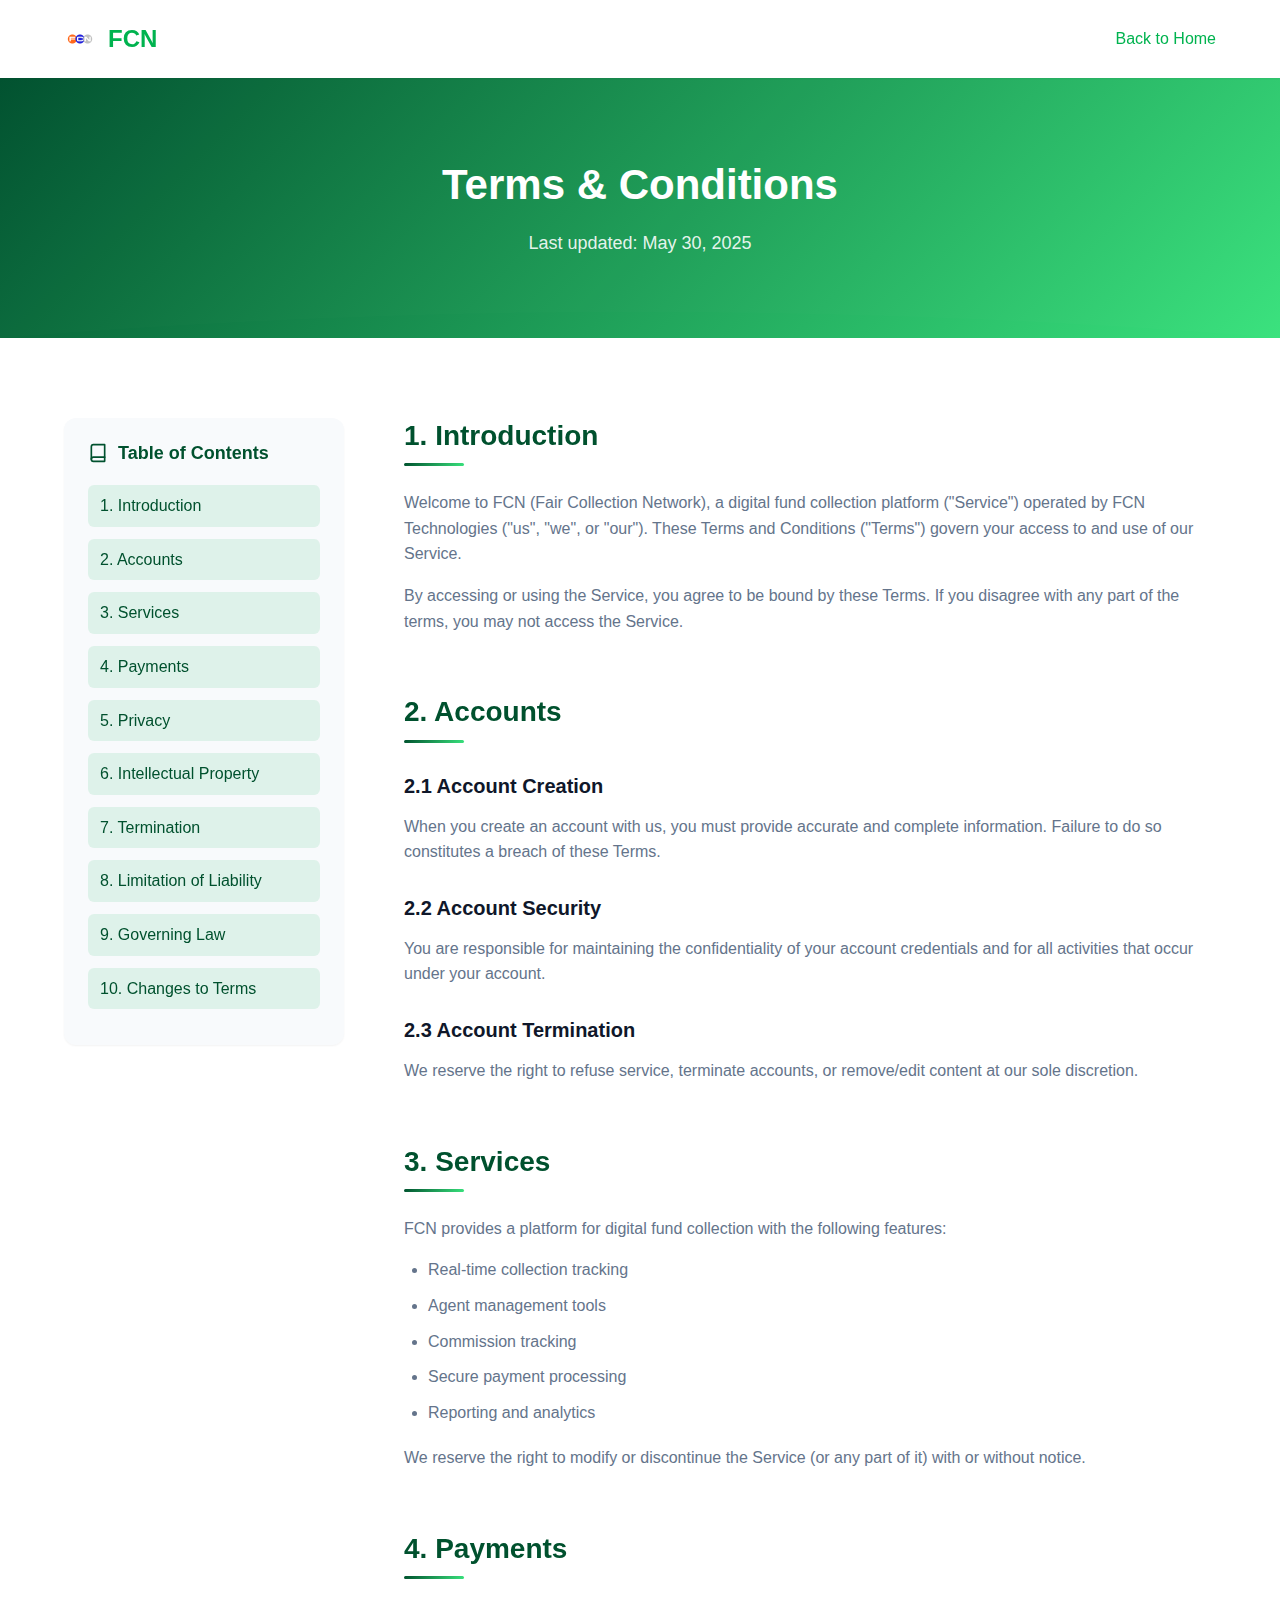
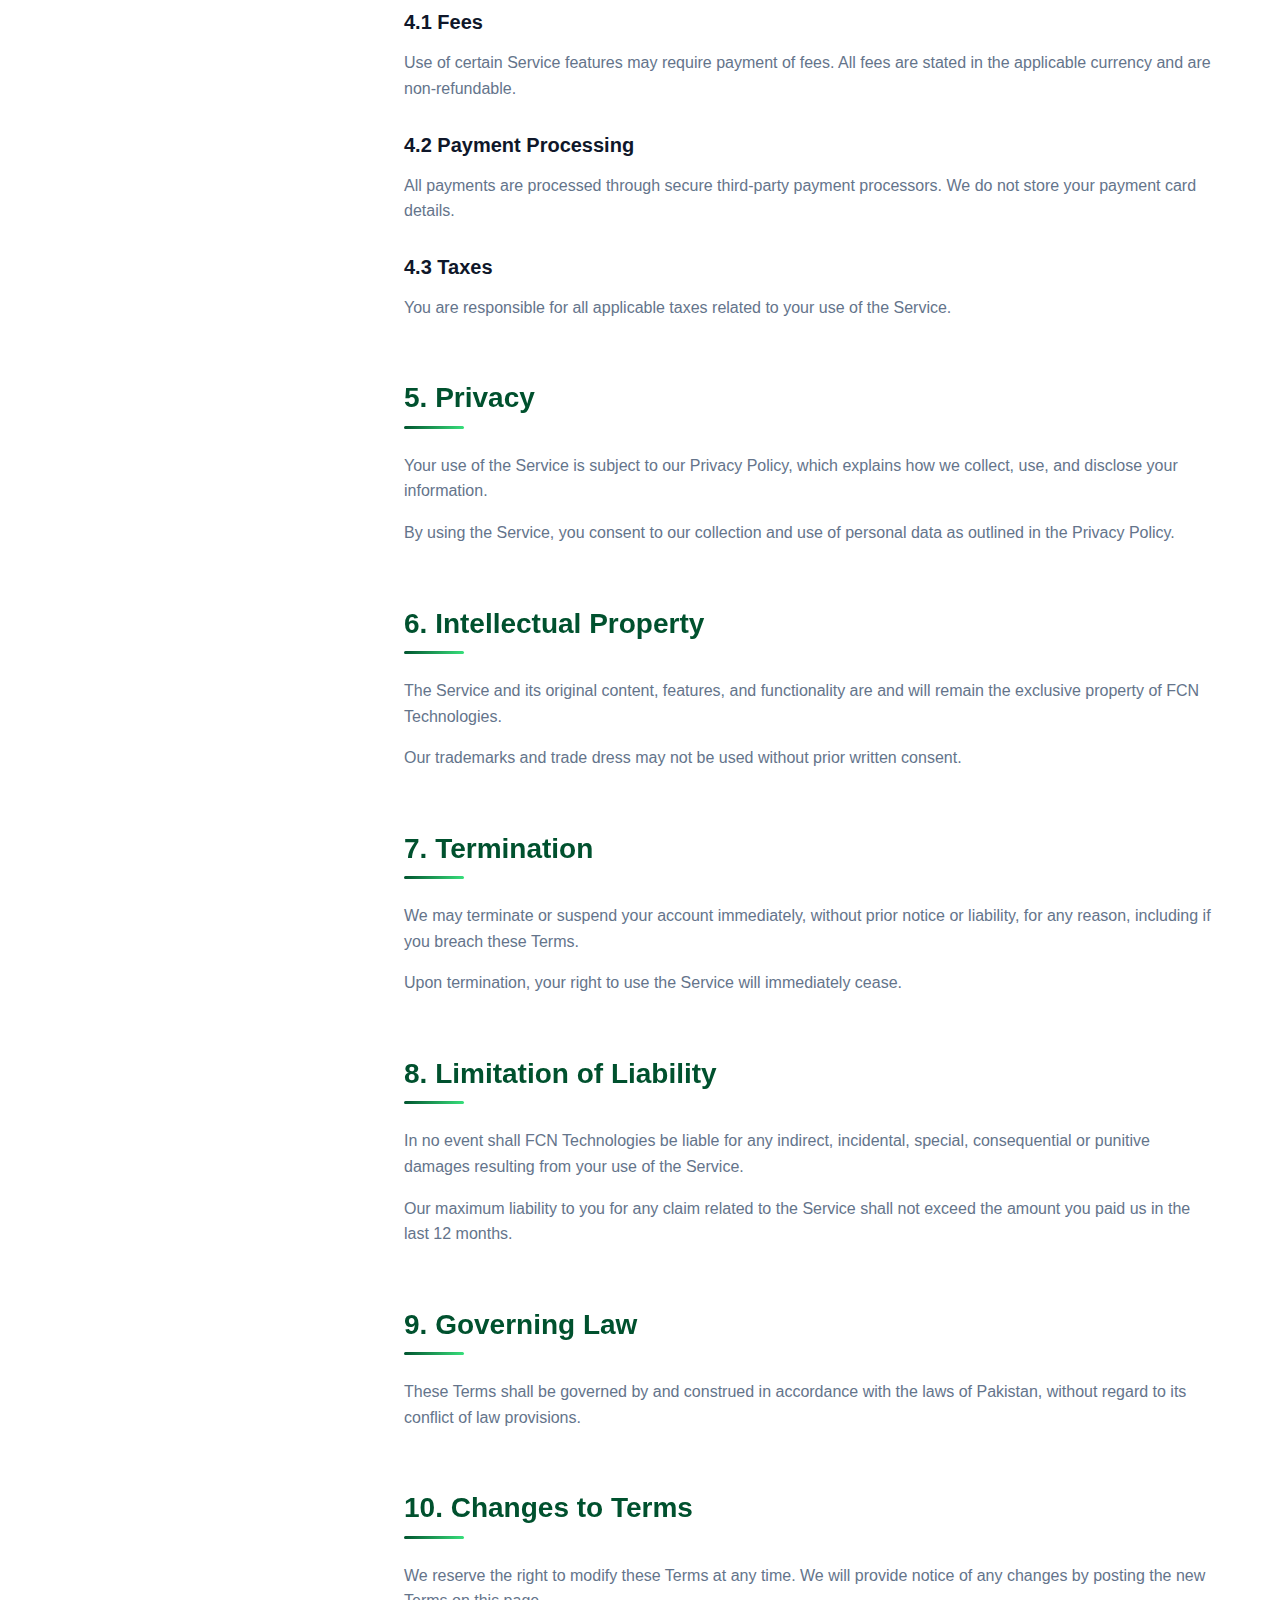
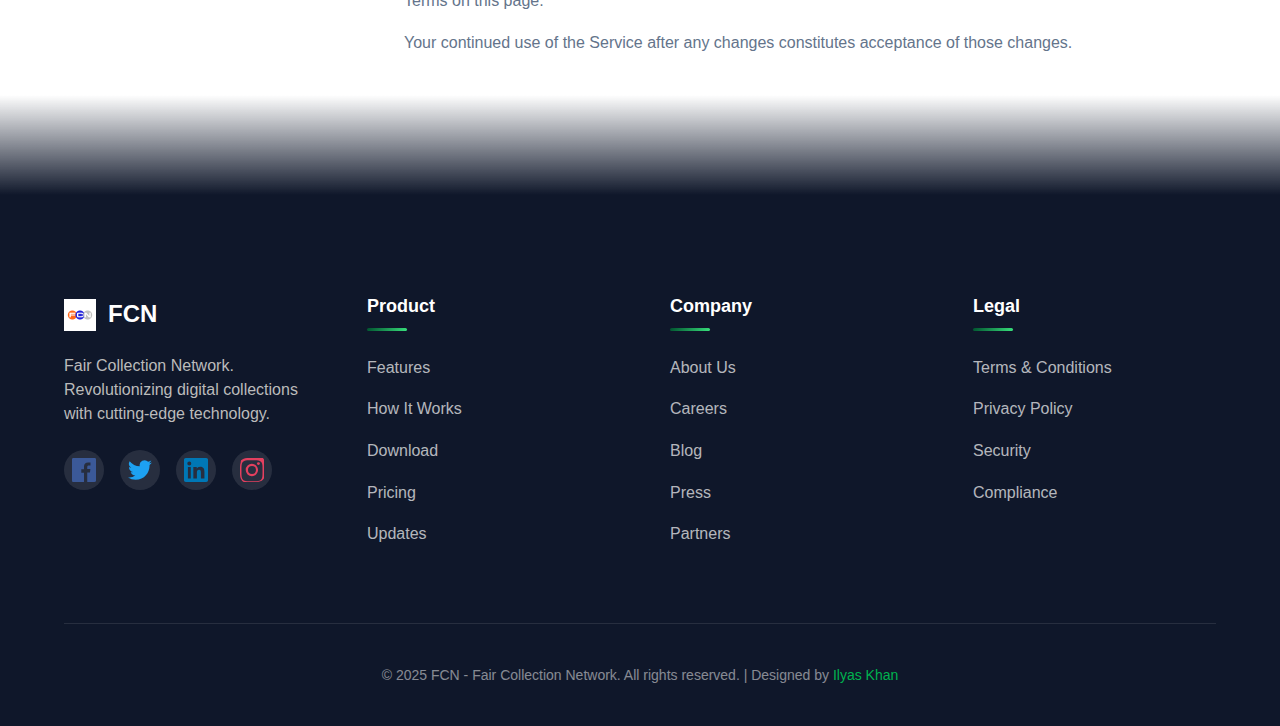
<file: terms.html>
<!DOCTYPE html>
<html lang="en">

<head>
    <meta charset="UTF-8">
    <meta name="viewport" content="width=device-width, initial-scale=1.0">
    <title>Terms & Conditions | FCN - Fair Collection Network</title>
    <!-- Favicon -->
    <link rel="icon" href="images/icon.png" type="image/x-icon">
    <style>
        :root {
            --primary: #00B34F;
            --primary-dark: #00512E;
            --primary-light: #39E27D;
            --accent: #4CC9F0;
            --text: #0F172A;
            --text-light: #64748B;
            --background: #FFFFFF;
            --gray-light: #F8FAFC;
            --gradient: linear-gradient(135deg, #00512E 0%, #39E27D 100%);
            --glass: rgba(255, 255, 255, 0.15);
            --glass-border: rgba(255, 255, 255, 0.2);
            --shadow-sm: 0 1px 2px 0 rgba(0, 0, 0, 0.05);
            --shadow: 0 4px 6px -1px rgba(0, 0, 0, 0.1), 0 2px 4px -1px rgba(0, 0, 0, 0.06);
            --shadow-md: 0 10px 15px -3px rgba(0, 0, 0, 0.1), 0 4px 6px -2px rgba(0, 0, 0, 0.05);
            --shadow-lg: 0 20px 25px -5px rgba(0, 0, 0, 0.1), 0 10px 10px -5px rgba(0, 0, 0, 0.04);
            --shadow-xl: 0 25px 50px -12px rgba(0, 0, 0, 0.25);
        }

        * {
            margin: 0;
            padding: 0;
            box-sizing: border-box;
        }

        body {
            font-family: 'Inter', -apple-system, BlinkMacSystemFont, 'Segoe UI', Roboto, Oxygen, Ubuntu, Cantarell, sans-serif;
            color: var(--text);
            line-height: 1.6;
            background-color: var(--background);
            -webkit-font-smoothing: antialiased;
        }

        h1,
        h2,
        h3,
        h4 {
            font-family: 'Poppins', sans-serif;
            font-weight: 700;
            line-height: 1.3;
            color: var(--text);
        }

        a {
            color: var(--primary);
            text-decoration: none;
            transition: color 0.3s ease;
        }

        a:hover {
            color: var(--primary-dark);
        }

        .container {
            width: 100%;
            max-width: 1200px;
            margin: 0 auto;
            padding: 0 24px;
        }

        /* Header */
        .header {
            background-color: var(--background);
            box-shadow: var(--shadow-sm);
            position: sticky;
            top: 0;
            z-index: 100;
        }

        .navbar {
            display: flex;
            justify-content: space-between;
            align-items: center;
            padding: 20px 0;
        }

        .logo {
            display: flex;
            align-items: center;
            gap: 12px;
            font-weight: 700;
            font-size: 24px;
            color: var(--primary);
        }

        .logo img {
            height: 32px;
        }

        /* Hero Section */
        .terms-hero {
            background: var(--gradient);
            color: white;
            padding: 80px 0;
            text-align: center;
            position: relative;
            overflow: hidden;
        }

        .terms-hero::before {
            content: '';
            position: absolute;
            top: 0;
            left: 0;
            width: 100%;
            height: 100%;
            background: url('data:image/svg+xml;utf8,<svg xmlns="http://www.w3.org/2000/svg" viewBox="0 0 100 100" preserveAspectRatio="none"><path fill="rgba(255,255,255,0.05)" d="M0,0 L100,0 L100,100 Q50,80 0,100 Z"></path></svg>');
            background-size: 100% 100%;
            background-repeat: no-repeat;
            background-position: bottom;
            opacity: 0.2;
        }

        .terms-hero h1 {
            font-size: 42px;
            margin-bottom: 16px;
            color: white;
            position: relative;
        }

        .terms-hero p {
            max-width: 700px;
            margin: 0 auto;
            color: rgba(255, 255, 255, 0.9);
            font-size: 18px;
        }

        /* Terms Content */
        .terms-container {
            padding: 80px 0;
            display: flex;
            gap: 60px;
        }

        .terms-sidebar {
            flex: 0 0 280px;
            position: sticky;
            top: 120px;
            height: fit-content;
        }

        .terms-content {
            flex: 1;
        }

        .terms-nav {
            background: var(--gray-light);
            border-radius: 12px;
            padding: 24px;
            box-shadow: var(--shadow-sm);
        }

        .terms-nav h3 {
            margin-bottom: 20px;
            color: var(--primary-dark);
            font-size: 18px;
            display: flex;
            align-items: center;
            gap: 10px;
        }

        .terms-nav ul {
            list-style: none;
        }

        .terms-nav li {
            margin-bottom: 12px;
        }

        .terms-nav a {
            display: block;
            padding: 8px 12px;
            border-radius: 6px;
            color: var(--text-light);
            transition: all 0.3s ease;
        }

        .terms-nav a:hover,
        .terms-nav a.active {
            color: var(--primary-dark);
            background: rgba(0, 179, 79, 0.1);
        }

        .terms-section {
            margin-bottom: 60px;
            scroll-margin-top: 120px;
        }

        .terms-section h2 {
            font-size: 28px;
            margin-bottom: 24px;
            color: var(--primary-dark);
            position: relative;
            padding-bottom: 12px;
        }

        .terms-section h2::after {
            content: '';
            position: absolute;
            bottom: 0;
            left: 0;
            width: 60px;
            height: 3px;
            background: var(--gradient);
            border-radius: 3px;
        }

        .terms-section h3 {
            font-size: 20px;
            margin: 30px 0 15px;
            color: var(--text);
        }

        .terms-section p {
            margin-bottom: 16px;
            color: var(--text-light);
        }

        .terms-section ul,
        .terms-section ol {
            margin-bottom: 20px;
            padding-left: 24px;
            color: var(--text-light);
        }

        .terms-section li {
            margin-bottom: 10px;
        }

        /* Footer */
.footer {
    background: var(--text);
    color: white;
    padding: 100px 0 40px;
    position: relative;
}

.footer::before {
    content: '';
    position: absolute;
    top: 0;
    left: 0;
    width: 100%;
    height: 100px;
    background: linear-gradient(to bottom, rgba(248, 250, 252, 0), var(--text));
    transform: translateY(-100%);
}

.footer-grid {
    display: grid;
    grid-template-columns: repeat(auto-fit, minmax(240px, 1fr));
    gap: 60px;
    margin-bottom: 60px;
}

.footer-brand .logo {
    color: white;
}

.footer-brand p {
    margin-top: 20px;
    color: rgba(255, 255, 255, 0.7);
    max-width: 300px;
}

.social-links {
    display: flex;
    gap: 16px;
    margin-top: 24px;
}

.social-link {
    width: 40px;
    height: 40px;
    display: flex;
    align-items: center;
    justify-content: center;
    background: rgba(255, 255, 255, 0.1);
    border-radius: 50%;
    transition: all 0.3s ease;
}

.social-link:hover {
    background: white;
    transform: translateY(-3px);
}

.footer-links h4,
.footer-legal h4 {
    color: white;
    margin-bottom: 24px;
    font-size: 18px;
    position: relative;
    padding-bottom: 12px;
}

.footer-links h4::after,
.footer-legal h4::after {
    content: '';
    position: absolute;
    bottom: 0;
    left: 0;
    width: 40px;
    height: 3px;
    background: var(--gradient);
    border-radius: 2px;
}

.footer-links ul,
.footer-legal ul {
    list-style: none;
}

.footer-links li,
.footer-legal li {
    margin-bottom: 16px;
}

.footer-links a,
.footer-legal a {
    color: rgba(255, 255, 255, 0.7);
    transition: all 0.3s ease;
    display: inline-block;
}

.footer-links a:hover,
.footer-legal a:hover {
    color: white;
    transform: translateX(5px);
}

.footer-bottom {
    text-align: center;
    padding-top: 40px;
    border-top: 1px solid rgba(255, 255, 255, 0.1);
    color: rgba(255, 255, 255, 0.5);
    font-size: 14px;
}

/* Back to Top Button */
.back-to-top {
    position: fixed;
    bottom: 30px;
    right: 30px;
    width: 50px;
    height: 50px;
    background: var(--gradient);
    color: white;
    border-radius: 50%;
    display: flex;
    align-items: center;
    justify-content: center;
    box-shadow: var(--shadow-lg);
    opacity: 0;
    visibility: hidden;
    transition: all 0.4s ease;
    z-index: 999;
}

.back-to-top.visible {
    opacity: 1;
    visibility: visible;
}

.back-to-top:hover {
    transform: translateY(-5px);
    box-shadow: var(--shadow-xl);
}

/* Animations */
@keyframes float {
    0% {
        transform: translateY(0px);
    }

    50% {
        transform: translateY(-20px);
    }

    100% {
        transform: translateY(0px);
    }
}

@keyframes float-particle {
    0% {
        transform: translateY(0) translateX(0);
    }

    50% {
        transform: translateY(-100px) translateX(50px);
    }

    100% {
        transform: translateY(0) translateX(0);
    }
}

@keyframes pulse {
    0% {
        transform: scale(1);
        opacity: 0.15;
    }

    50% {
        transform: scale(1.1);
        opacity: 0.2;
    }

    100% {
        transform: scale(1);
        opacity: 0.15;
    }
}

@keyframes fadeIn {
    from {
        opacity: 0;
        transform: translateY(30px);
    }

    to {
        opacity: 1;
        transform: translateY(0);
    }
}

.animate-section {
    opacity: 0;
    transform: translateY(30px);
    transition: opacity 0.6s cubic-bezier(0.16, 1, 0.3, 1), transform 0.6s cubic-bezier(0.16, 1, 0.3, 1);
}

.animate-section.visible {
    opacity: 1;
    transform: translateY(0);
}

        /* Back to top button */
        .back-to-top {
            position: fixed;
            bottom: 30px;
            right: 30px;
            width: 50px;
            height: 50px;
            background: var(--gradient);
            color: white;
            border-radius: 50%;
            display: flex;
            align-items: center;
            justify-content: center;
            box-shadow: var(--shadow-lg);
            opacity: 0;
            visibility: hidden;
            transition: all 0.3s ease;
            z-index: 99;
        }

        .back-to-top.visible {
            opacity: 1;
            visibility: visible;
        }

        .back-to-top:hover {
            transform: translateY(-5px);
            box-shadow: var(--shadow-xl);
        }

        /* Responsive Design */
        @media (max-width: 992px) {
            .terms-container {
                flex-direction: column;
                gap: 40px;
            }

            .terms-sidebar {
                position: static;
                flex: 1;
            }
        }

        @media (max-width: 768px) {
            .terms-hero h1 {
                font-size: 32px;
            }

            .terms-hero p {
                font-size: 16px;
            }

            .terms-section h2 {
                font-size: 24px;
            }
        }
    </style>
</head>

<body>
    <!-- Header -->
    <header class="header">
        <div class="container">
            <nav class="navbar">
                <a href="/" class="logo">
                    <img src="images/icon.png" alt="FCN Logo">
                    <span>FCN</span>
                </a>
                <a href="/" class="btn primary">Back to Home</a>
            </nav>
        </div>
    </header>

    <!-- Hero Section -->
    <section class="terms-hero">
        <div class="container">
            <h1>Terms & Conditions</h1>
            <p>Last updated: May 30, 2025</p>
        </div>
    </section>

    <!-- Terms Content -->
    <div class="container">
        <div class="terms-container">
            <!-- Sidebar Navigation -->
            <aside class="terms-sidebar">
                <nav class="terms-nav" id="termsNav">
                    <h3>
                        <svg xmlns="http://www.w3.org/2000/svg" width="20" height="20" viewBox="0 0 24 24" fill="none"
                            stroke="currentColor" stroke-width="2" stroke-linecap="round" stroke-linejoin="round">
                            <path d="M4 19.5A2.5 2.5 0 0 1 6.5 17H20"></path>
                            <path d="M6.5 2H20v20H6.5A2.5 2.5 0 0 1 4 19.5v-15A2.5 2.5 0 0 1 6.5 2z"></path>
                        </svg>
                        Table of Contents
                    </h3>
                    <ul>
                        <li><a href="#introduction" class="active">1. Introduction</a></li>
                        <li><a href="#accounts">2. Accounts</a></li>
                        <li><a href="#services">3. Services</a></li>
                        <li><a href="#payments">4. Payments</a></li>
                        <li><a href="#privacy">5. Privacy</a></li>
                        <li><a href="#intellectual-property">6. Intellectual Property</a></li>
                        <li><a href="#termination">7. Termination</a></li>
                        <li><a href="#limitation-liability">8. Limitation of Liability</a></li>
                        <li><a href="#governing-law">9. Governing Law</a></li>
                        <li><a href="#changes">10. Changes to Terms</a></li>
                    </ul>
                </nav>
            </aside>

            <!-- Main Content -->
            <main class="terms-content">
                <section id="introduction" class="terms-section">
                    <h2>1. Introduction</h2>
                    <p>Welcome to FCN (Fair Collection Network), a digital fund collection platform ("Service") operated
                        by FCN Technologies ("us", "we", or "our"). These Terms and Conditions ("Terms") govern your
                        access to and use of our Service.</p>
                    <p>By accessing or using the Service, you agree to be bound by these Terms. If you disagree with any
                        part of the terms, you may not access the Service.</p>
                </section>

                <section id="accounts" class="terms-section">
                    <h2>2. Accounts</h2>
                    <h3>2.1 Account Creation</h3>
                    <p>When you create an account with us, you must provide accurate and complete information. Failure
                        to do so constitutes a breach of these Terms.</p>

                    <h3>2.2 Account Security</h3>
                    <p>You are responsible for maintaining the confidentiality of your account credentials and for all
                        activities that occur under your account.</p>

                    <h3>2.3 Account Termination</h3>
                    <p>We reserve the right to refuse service, terminate accounts, or remove/edit content at our sole
                        discretion.</p>
                </section>

                <section id="services" class="terms-section">
                    <h2>3. Services</h2>
                    <p>FCN provides a platform for digital fund collection with the following features:</p>
                    <ul>
                        <li>Real-time collection tracking</li>
                        <li>Agent management tools</li>
                        <li>Commission tracking</li>
                        <li>Secure payment processing</li>
                        <li>Reporting and analytics</li>
                    </ul>
                    <p>We reserve the right to modify or discontinue the Service (or any part of it) with or without
                        notice.</p>
                </section>

                <section id="payments" class="terms-section">
                    <h2>4. Payments</h2>
                    <h3>4.1 Fees</h3>
                    <p>Use of certain Service features may require payment of fees. All fees are stated in the
                        applicable currency and are non-refundable.</p>

                    <h3>4.2 Payment Processing</h3>
                    <p>All payments are processed through secure third-party payment processors. We do not store your
                        payment card details.</p>

                    <h3>4.3 Taxes</h3>
                    <p>You are responsible for all applicable taxes related to your use of the Service.</p>
                </section>

                <section id="privacy" class="terms-section">
                    <h2>5. Privacy</h2>
                    <p>Your use of the Service is subject to our Privacy Policy, which explains how we collect, use, and
                        disclose your information.</p>
                    <p>By using the Service, you consent to our collection and use of personal data as outlined in the
                        Privacy Policy.</p>
                </section>

                <section id="intellectual-property" class="terms-section">
                    <h2>6. Intellectual Property</h2>
                    <p>The Service and its original content, features, and functionality are and will remain the
                        exclusive property of FCN Technologies.</p>
                    <p>Our trademarks and trade dress may not be used without prior written consent.</p>
                </section>

                <section id="termination" class="terms-section">
                    <h2>7. Termination</h2>
                    <p>We may terminate or suspend your account immediately, without prior notice or liability, for any
                        reason, including if you breach these Terms.</p>
                    <p>Upon termination, your right to use the Service will immediately cease.</p>
                </section>

                <section id="limitation-liability" class="terms-section">
                    <h2>8. Limitation of Liability</h2>
                    <p>In no event shall FCN Technologies be liable for any indirect, incidental, special, consequential
                        or punitive damages resulting from your use of the Service.</p>
                    <p>Our maximum liability to you for any claim related to the Service shall not exceed the amount you
                        paid us in the last 12 months.</p>
                </section>

                <section id="governing-law" class="terms-section">
                    <h2>9. Governing Law</h2>
                    <p>These Terms shall be governed by and construed in accordance with the laws of Pakistan, without
                        regard to its conflict of law provisions.</p>
                </section>

                <section id="changes" class="terms-section">
                    <h2>10. Changes to Terms</h2>
                    <p>We reserve the right to modify these Terms at any time. We will provide notice of any changes by
                        posting the new Terms on this page.</p>
                    <p>Your continued use of the Service after any changes constitutes acceptance of those changes.</p>
                </section>
            </main>
        </div>
    </div>

    <!-- Footer -->
    <footer class="footer">
        <div class="container">
            <div class="footer-grid">
                <div class="footer-brand">
                    <a href="/" class="logo">
                        <img src="images/icon.png" alt="FCN Logo">
                        <span>FCN</span>
                    </a>
                    <p style="color:#bbb; line-height:1.5; max-width:320px;">
                        Fair Collection Network.<br>
                        Revolutionizing digital collections with cutting-edge technology.
                    </p>
                    <div class="social-links">
                        <a href="#" class="social-link">
                            <svg xmlns="http://www.w3.org/2000/svg" width="24" height="24" fill="#3b5998"
                                viewBox="0 0 24 24">
                                <path
                                    d="M22.675 0h-21.35C.6 0 0 .6 0 1.326v21.348C0 23.4.6 24 1.326 24H12v-9.294H9.294v-3.53H12V8.59c0-2.688 1.644-4.155 4.046-4.155 1.152 0 2.142.085 2.43.124v2.82l-1.67.001c-1.31 0-1.565.623-1.565 1.538v2.014h3.13l-.408 3.53h-2.722V24h5.343C23.4 24 24 23.4 24 22.674V1.326C24 .6 23.4 0 22.675 0z" />
                            </svg>
                        </a>
                        <a href="#" class="social-link">
                            <svg xmlns="http://www.w3.org/2000/svg" width="24" height="24" fill="#1da1f2"
                                viewBox="0 0 24 24">
                                <path
                                    d="M23.954 4.57a10 10 0 01-2.825.775 4.932 4.932 0 002.163-2.724 9.9 9.9 0 01-3.127 1.196 4.916 4.916 0 00-8.373 4.482A13.942 13.942 0 011.671 3.15a4.903 4.903 0 001.523 6.548 4.903 4.903 0 01-2.224-.616c-.054 2.28 1.581 4.415 3.949 4.89a4.935 4.935 0 01-2.212.084 4.923 4.923 0 004.59 3.42A9.867 9.867 0 010 19.54a13.945 13.945 0 007.548 2.212c9.142 0 14.307-7.72 13.995-14.646a9.936 9.936 0 002.411-2.534z" />
                            </svg>
                        </a>
                        <a href="#" class="social-link">
                            <svg xmlns="http://www.w3.org/2000/svg" width="24" height="24" fill="#0077b5"
                                viewBox="0 0 24 24">
                                <path
                                    d="M20.447 20.452H16.89v-5.569c0-1.327-.025-3.038-1.852-3.038-1.853 0-2.136 1.445-2.136 2.939v5.668H9.34V9h3.41v1.561h.048c.475-.9 1.637-1.852 3.368-1.852 3.6 0 4.267 2.37 4.267 5.455v6.288zM5.337 7.433a1.984 1.984 0 11-.001-3.967 1.984 1.984 0 010 3.967zM6.765 20.452H3.908V9h2.857v11.452zM22.225 0H1.771C.792 0 0 .774 0 1.729v20.542C0 23.225.792 24 1.771 24h20.451c.978 0 1.778-.775 1.778-1.729V1.729C24 .774 23.203 0 22.225 0z" />
                            </svg>
                        </a>
                        <a href="#" class="social-link">
    
                            <svg xmlns="http://www.w3.org/2000/svg" width="24" height="24" fill="#e4405f"
                                viewBox="0 0 24 24">
                                <path
                                    d="M12 2.163c3.204 0 3.584.012 4.85.07 1.17.054 1.97.24 2.43.41a4.92 4.92 0 011.675 1.09 4.92 4.92 0 011.09 1.676c.17.46.356 1.26.41 2.43.058 1.267.07 1.647.07 4.85s-.012 3.584-.07 4.85c-.054 1.17-.24 1.97-.41 2.43a4.902 4.902 0 01-1.09 1.675 4.904 4.904 0 01-1.676 1.09c-.46.17-1.26.356-2.43.41-1.267.058-1.647.07-4.85.07s-3.584-.012-4.85-.07c-1.17-.054-1.97-.24-2.43-.41a4.92 4.92 0 01-1.675-1.09 4.91 4.91 0 01-1.09-1.675c-.17-.46-.356-1.26-.41-2.43-.058-1.267-.07-1.647-.07-4.85s.012-3.584.07-4.85c.054-1.17.24-1.97.41-2.43a4.922 4.922 0 011.09-1.676 4.919 4.919 0 011.675-1.09c.46-.17 1.26-.356 2.43-.41 1.267-.058 1.647-.07 4.85-.07zm0-2.163C8.735 0 8.332.012 7.052.07 5.77.128 4.658.34 3.683.667a7.057 7.057 0 00-2.57 1.6A7.057 7.057 0 00.666 4.837c-.327.974-.539 2.087-.597 3.37C.012 8.332 0 8.735 0 12c0 3.266.012 3.668.07 4.948.058 1.283.27 2.395.597 3.37a7.059 7.059 0 001.6 2.57 7.058 7.058 0 002.57 1.6c.974.327 2.086.539 3.37.597C8.332 23.988 8.735 24 12 24c3.266 0 3.668-.012 4.948-.07 1.283-.058 2.395-.27 3.37-.597a7.052 7.052 0 002.57-1.6 7.058 7.058 0 001.6-2.57c.327-.974.539-2.086.597-3.37.058-1.28.07-1.682.07-4.948 0-3.266-.012-3.668-.07-4.948-.058-1.283-.27-2.395-.597-3.37a7.057 7.057 0 00-1.6-2.57 7.059 7.059 0 00-2.57-1.6c-.974-.327-2.086-.539-3.37-.597C15.668.012 15.266 0 12 0z" />
                                <path
                                    d="M12 5.838a6.163 6.163 0 100 12.324 6.163 6.163 0 000-12.324zm0 10.162a3.999 3.999 0 110-7.998 3.999 3.999 0 010 7.998z" />
                                <circle cx="18.406" cy="5.594" r="1.44" />
                            </svg>
                        </a>
                    </div>
                </div>
    
                <div class="footer-links">
                    <h4>Product</h4>
                    <ul>
                        <li><a href="#features">Features</a></li>
                        <li><a href="#how-it-works">How It Works</a></li>
                        <li><a href="#download">Download</a></li>
                        <li><a href="#">Pricing</a></li>
                        <li><a href="#">Updates</a></li>
                    </ul>
                </div>
    
                <div class="footer-links">
                    <h4>Company</h4>
                    <ul>
                        <li><a href="#about">About Us</a></li>
                        <li><a href="#">Careers</a></li>
                        <li><a href="#">Blog</a></li>
                        <li><a href="#">Press</a></li>
                        <li><a href="#">Partners</a></li>
                    </ul>
                </div>
    
                <div class="footer-legal">
                    <h4>Legal</h4>
                    <ul>
                        <li><a href="terms.html">Terms & Conditions</a></li>
                        <li><a href="privicy.html">Privacy Policy</a></li>
                        <li><a href="security.html">Security</a></li>
                        <li><a href="#">Compliance</a></li>
                    </ul>
                </div>
            </div>
    
            <div class="footer-bottom">
                <p>&copy; 2025 FCN - Fair Collection Network. All rights reserved. | Designed by <a
                        href="https://ilyaskn177.github.io/ilyaskhan-portfolio/" target="_blank"
                        rel="noopener noreferrer">Ilyas Khan</a></p>
    
            </div>
        </div>
    </footer>

    <!-- Back to top button -->
    <a href="#" class="back-to-top" id="backToTop">
        <svg xmlns="http://www.w3.org/2000/svg" width="24" height="24" viewBox="0 0 24 24" fill="none"
            stroke="currentColor" stroke-width="2" stroke-linecap="round" stroke-linejoin="round">
            <path d="M18 15l-6-6-6 6" />
        </svg>
    </a>

    <script>
        document.addEventListener('DOMContentLoaded', function () {
            // Back to top button
            const backToTop = document.getElementById('backToTop');

            window.addEventListener('scroll', function () {
                if (window.scrollY > 300) {
                    backToTop.classList.add('visible');
                } else {
                    backToTop.classList.remove('visible');
                }
            });

            backToTop.addEventListener('click', function (e) {
                e.preventDefault();
                window.scrollTo({
                    top: 0,
                    behavior: 'smooth'
                });
            });

            // Active navigation highlighting
            const sections = document.querySelectorAll('.terms-section');
            const navLinks = document.querySelectorAll('.terms-nav a');

            function updateActiveNav() {
                let current = '';

                sections.forEach(section => {
                    const sectionTop = section.offsetTop;
                    const sectionHeight = section.clientHeight;

                    if (window.scrollY >= sectionTop - 200) {
                        current = section.getAttribute('id');
                    }
                });

                navLinks.forEach(link => {
                    link.classList.remove('active');
                    if (link.getAttribute('href').includes(current)) {
                        link.classList.add('active');
                    }
                });
            }

            window.addEventListener('scroll', updateActiveNav);
            updateActiveNav(); // Initialize on load

            // Smooth scrolling for navigation
            navLinks.forEach(link => {
                link.addEventListener('click', function (e) {
                    e.preventDefault();
                    const targetId = this.getAttribute('href');
                    const targetElement = document.querySelector(targetId);

                    if (targetElement) {
                        window.scrollTo({
                            top: targetElement.offsetTop - 100,
                            behavior: 'smooth'
                        });

                        // Update URL without jumping
                        history.pushState(null, null, targetId);
                    }
                });
            });
        });
    </script>
</body>

</html>
</file>
